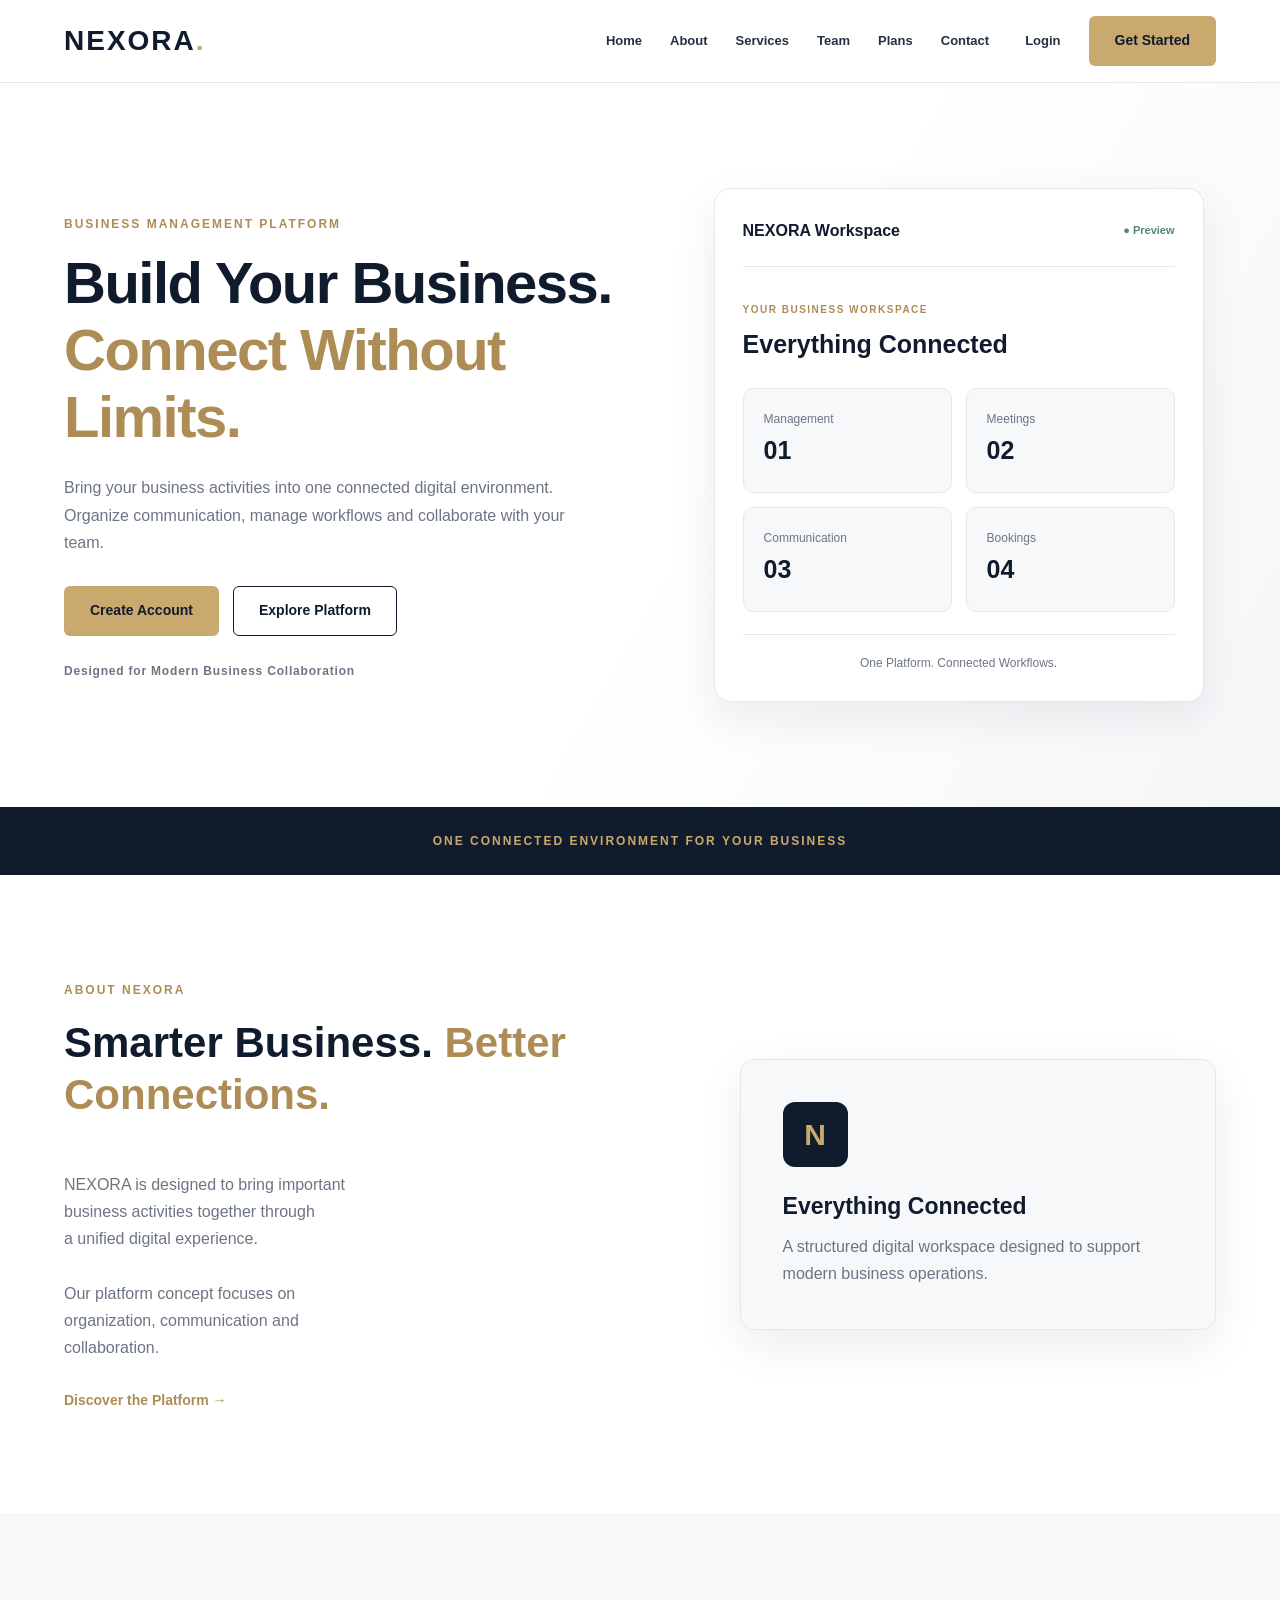
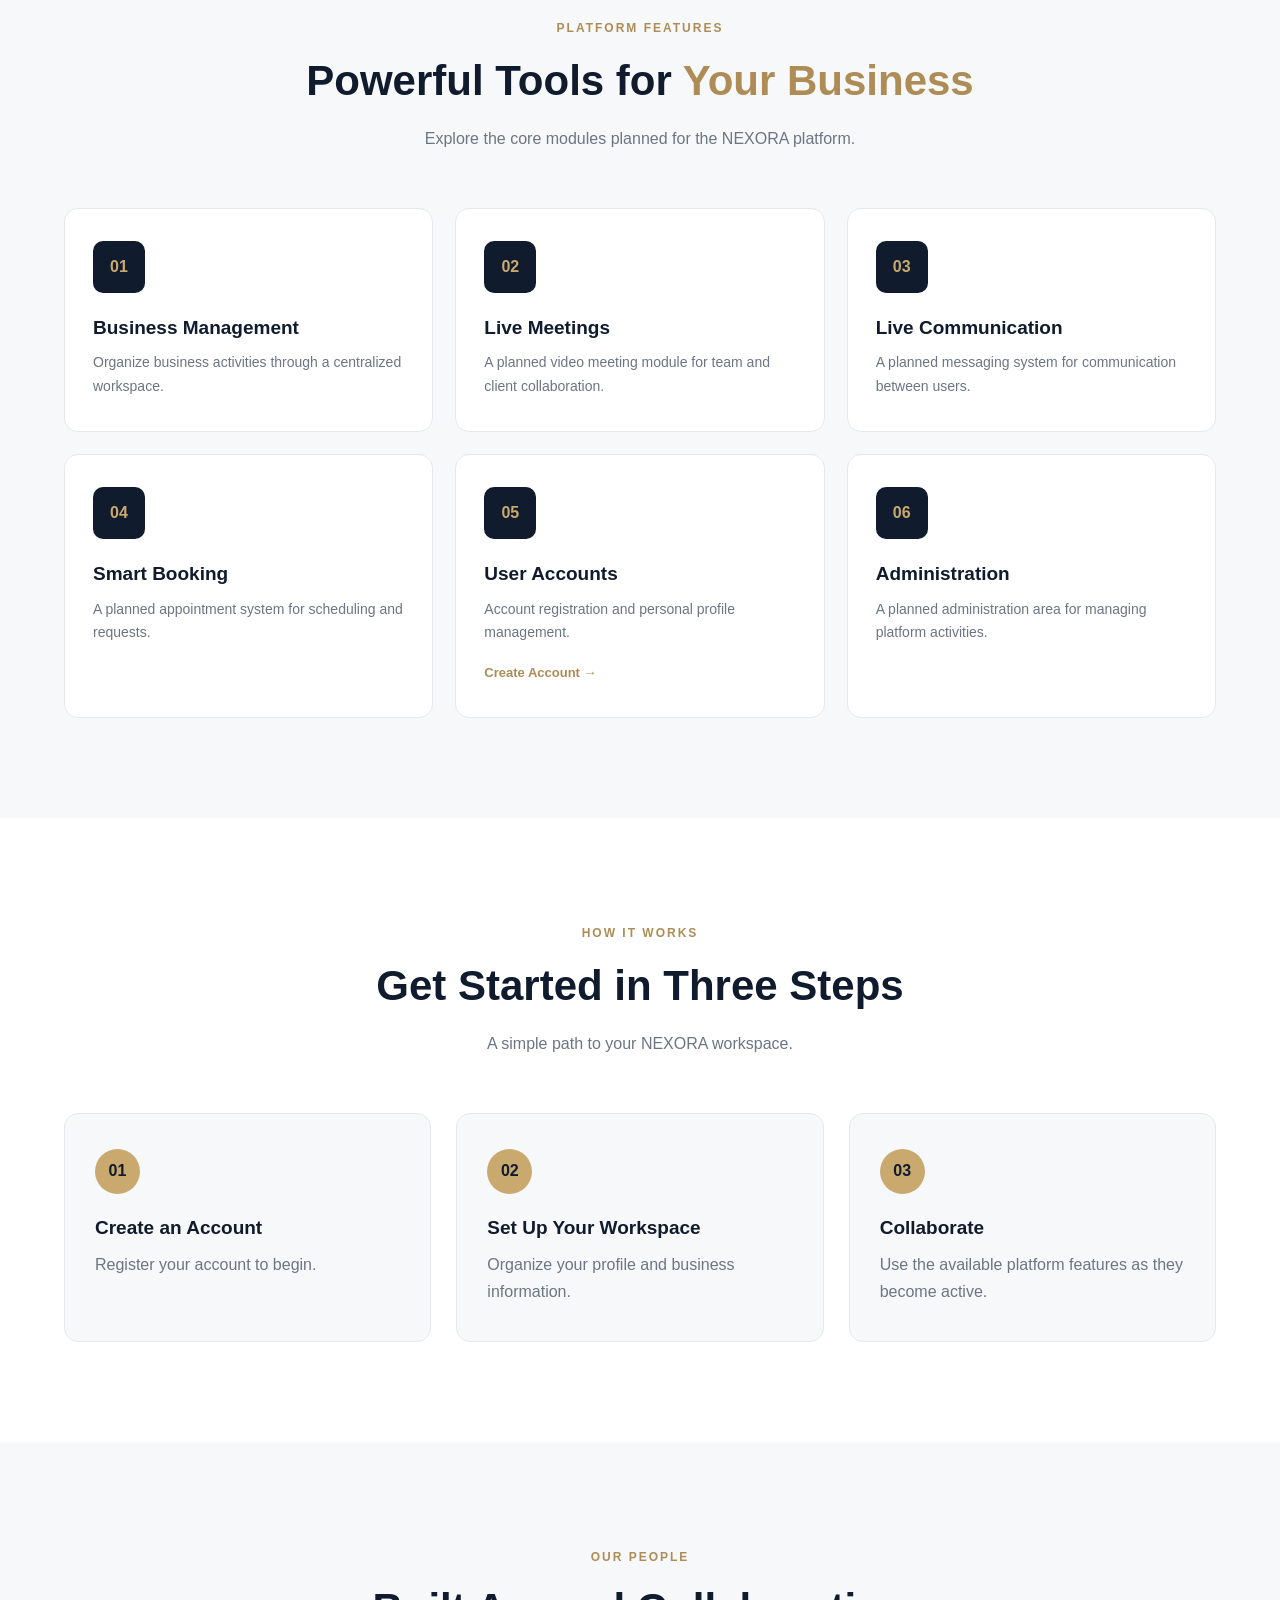
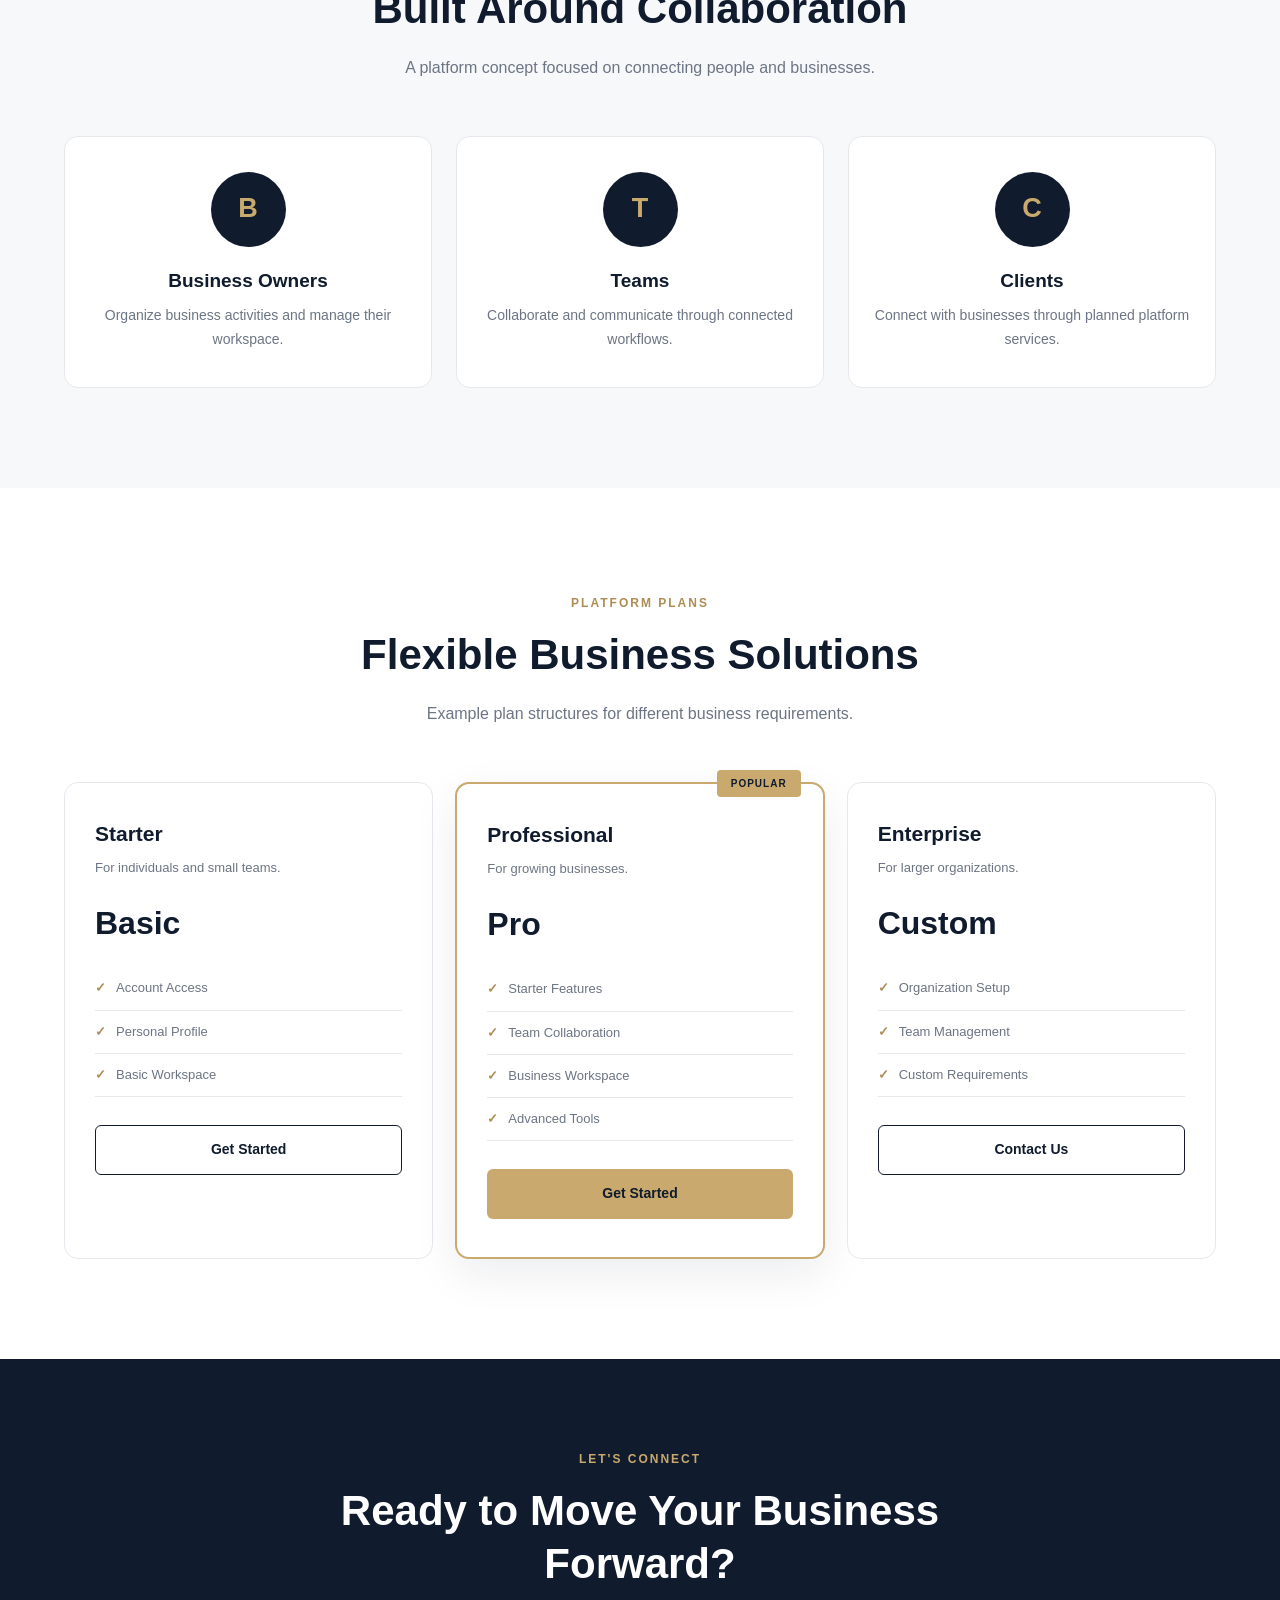
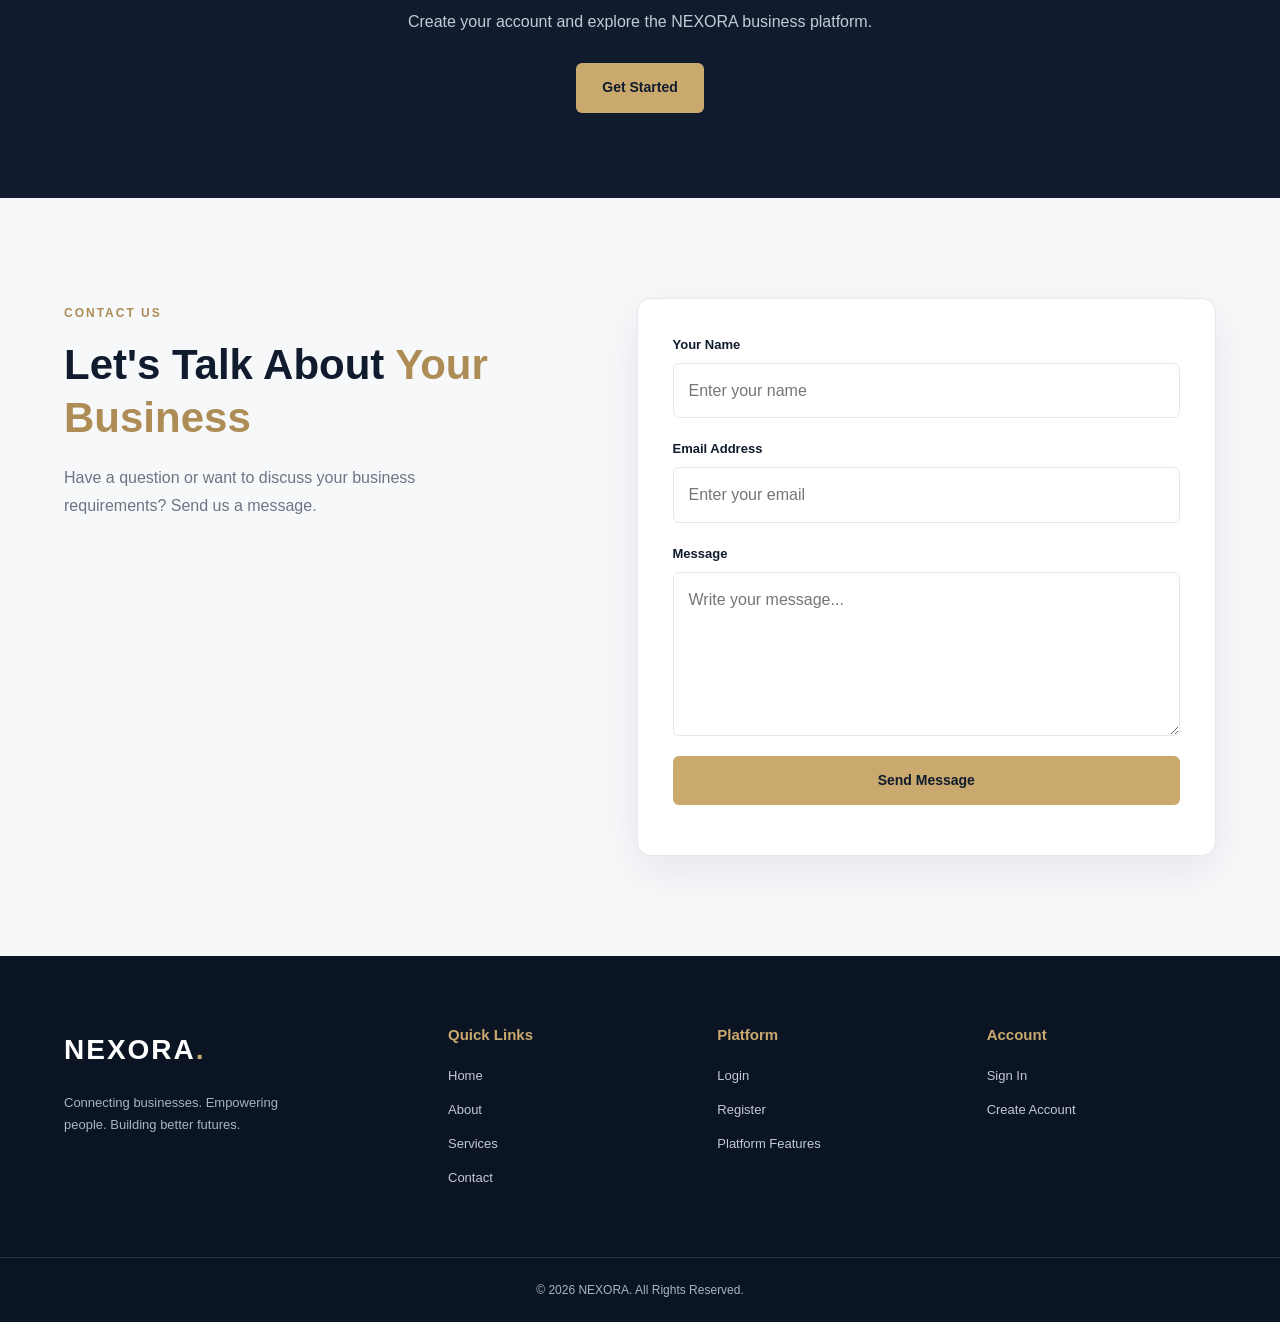
<file: index.html>
<!DOCTYPE html>
<html lang="en">
<head>
  <meta charset="UTF-8">
  <meta name="viewport" content="width=device-width, initial-scale=1.0">

  <title>NEXORA | Business Management Platform</title>

  <meta name="description" content="NEXORA is a business platform concept designed to bring business management, communication, booking and collaboration together.">

  <meta name="keywords" content="NEXORA, Business Management, Business Platform, Online Meetings, Booking, Communication">

  <meta name="author" content="NEXORA">

  <meta name="robots" content="index, follow">

  <meta property="og:title" content="NEXORA | Business Management Platform">
  <meta property="og:description" content="A connected platform concept for modern business management and collaboration.">
  <meta property="og:type" content="website">

  <meta name="theme-color" content="#101b2d">

  <link rel="stylesheet" href="style.css">

  <script src="script.js" defer></script>
</head>

<body>

  <!-- HEADER -->

  <header class="header">
    <div class="container nav-wrapper">

      <a href="#home" class="logo" aria-label="NEXORA Home">
        NEXORA<span>.</span>
      </a>

      <button
        class="menu-toggle"
        id="menuToggle"
        type="button"
        aria-label="Open navigation menu"
        aria-controls="navigation"
        aria-expanded="false"
      >
        ☰
      </button>

      <nav
        class="navigation"
        id="navigation"
        aria-label="Main navigation"
      >
        <a href="#home">Home</a>
        <a href="#about">About</a>
        <a href="#services">Services</a>
        <a href="#team">Team</a>
        <a href="#pricing">Plans</a>
        <a href="#contact">Contact</a>

        <a href="login.html" class="nav-login">
          Login
        </a>

        <a href="register.html" class="btn btn-gold">
          Get Started
        </a>
      </nav>

    </div>
  </header>


  <!-- MAIN CONTENT -->

  <main>

    <!-- HERO SECTION -->

    <section class="hero" id="home">

      <div class="container hero-grid">

        <div class="hero-content">

          <span class="eyebrow">
            BUSINESS MANAGEMENT PLATFORM
          </span>

          <h1>
            Build Your Business.
            <span>Connect Without Limits.</span>
          </h1>

          <p>
            Bring your business activities into one
            connected digital environment. Organize
            communication, manage workflows and
            collaborate with your team.
          </p>

          <div class="hero-actions">

            <a href="register.html" class="btn btn-gold">
              Create Account
            </a>

            <a href="#services" class="btn btn-outline">
              Explore Platform
            </a>

          </div>

          <div class="hero-note">
            Designed for Modern Business Collaboration
          </div>

        </div>


        <!-- DASHBOARD DESIGN PREVIEW -->

        <div class="hero-visual">

          <div class="dashboard-preview">

            <div class="preview-header">
              <strong>NEXORA Workspace</strong>
              <span class="online-dot">● Preview</span>
            </div>

            <div class="preview-welcome">
              <small>YOUR BUSINESS WORKSPACE</small>
              <h2>Everything Connected</h2>
            </div>

            <div class="preview-stats">

              <div class="stat-card">
                <span>Management</span>
                <strong>01</strong>
              </div>

              <div class="stat-card">
                <span>Meetings</span>
                <strong>02</strong>
              </div>

              <div class="stat-card">
                <span>Communication</span>
                <strong>03</strong>
              </div>

              <div class="stat-card">
                <span>Bookings</span>
                <strong>04</strong>
              </div>

            </div>

            <div class="preview-footer">
              One Platform. Connected Workflows.
            </div>

          </div>

        </div>

      </div>

    </section>


    <!-- TRUST SECTION -->

    <section class="trust-section">

      <div class="container">

        <p>
          ONE CONNECTED ENVIRONMENT FOR YOUR BUSINESS
        </p>

      </div>

    </section>


    <!-- ABOUT SECTION -->

    <section class="section about-section" id="about">

      <div class="container about-grid">

        <div class="section-heading">

          <span class="eyebrow">
            ABOUT NEXORA
          </span>

          <h2>
            Smarter Business.
            <span>Better Connections.</span>
          </h2>

          <p>
            NEXORA is designed to bring important
            business activities together through
            a unified digital experience.

            Our platform concept focuses on
            organization, communication and
            collaboration.
          </p>

          <a href="#services" class="text-link">
            Discover the Platform →
          </a>

        </div>


        <div class="about-card">

          <div class="about-icon">
            N
          </div>

          <h3>
            Everything Connected
          </h3>

          <p>
            A structured digital workspace
            designed to support modern
            business operations.
          </p>

        </div>

      </div>

    </section>


    <!-- SERVICES SECTION -->

    <section
      class="section services-section"
      id="services"
    >

      <div class="container">

        <div class="center-heading">

          <span class="eyebrow">
            PLATFORM FEATURES
          </span>

          <h2>
            Powerful Tools for
            <span>Your Business</span>
          </h2>

          <p>
            Explore the core modules planned
            for the NEXORA platform.
          </p>

        </div>


        <div class="services-grid">

          <article class="service-card">

            <div class="service-icon">
              01
            </div>

            <h3>
              Business Management
            </h3>

            <p>
              Organize business activities
              through a centralized workspace.
            </p>

          </article>


          <article class="service-card">

            <div class="service-icon">
              02
            </div>

            <h3>
              Live Meetings
            </h3>

            <p>
              A planned video meeting module
              for team and client collaboration.
            </p>

          </article>


          <article class="service-card">

            <div class="service-icon">
              03
            </div>

            <h3>
              Live Communication
            </h3>

            <p>
              A planned messaging system
              for communication between users.
            </p>

          </article>


          <article class="service-card">

            <div class="service-icon">
              04
            </div>

            <h3>
              Smart Booking
            </h3>

            <p>
              A planned appointment system
              for scheduling and requests.
            </p>

          </article>


          <article class="service-card">

            <div class="service-icon">
              05
            </div>

            <h3>
              User Accounts
            </h3>

            <p>
              Account registration and
              personal profile management.
            </p>

            <a href="register.html">
              Create Account →
            </a>

          </article>


          <article class="service-card">

            <div class="service-icon">
              06
            </div>

            <h3>
              Administration
            </h3>

            <p>
              A planned administration area
              for managing platform activities.
            </p>

          </article>

        </div>

      </div>

    </section>


    <!-- HOW IT WORKS -->

    <section class="section how-section">

      <div class="container">

        <div class="center-heading">

          <span class="eyebrow">
            HOW IT WORKS
          </span>

          <h2>
            Get Started in Three Steps
          </h2>

          <p>
            A simple path to your NEXORA workspace.
          </p>

        </div>


        <div class="steps-grid">

          <div class="step-card">

            <span>01</span>

            <h3>
              Create an Account
            </h3>

            <p>
              Register your account to begin.
            </p>

          </div>


          <div class="step-card">

            <span>02</span>

            <h3>
              Set Up Your Workspace
            </h3>

            <p>
              Organize your profile and
              business information.
            </p>

          </div>


          <div class="step-card">

            <span>03</span>

            <h3>
              Collaborate
            </h3>

            <p>
              Use the available platform
              features as they become active.
            </p>

          </div>

        </div>

      </div>

    </section>


    <!-- TEAM SECTION -->

    <section class="section team-section" id="team">

      <div class="container">

        <div class="center-heading">

          <span class="eyebrow">
            OUR PEOPLE
          </span>

          <h2>
            Built Around Collaboration
          </h2>

          <p>
            A platform concept focused on
            connecting people and businesses.
          </p>

        </div>


        <div class="team-grid">

          <article class="team-card">

            <div class="team-avatar">
              B
            </div>

            <h3>
              Business Owners
            </h3>

            <p>
              Organize business activities
              and manage their workspace.
            </p>

          </article>


          <article class="team-card">

            <div class="team-avatar">
              T
            </div>

            <h3>
              Teams
            </h3>

            <p>
              Collaborate and communicate
              through connected workflows.
            </p>

          </article>


          <article class="team-card">

            <div class="team-avatar">
              C
            </div>

            <h3>
              Clients
            </h3>

            <p>
              Connect with businesses
              through planned platform services.
            </p>

          </article>

        </div>

      </div>

    </section>


    <!-- PRICING SECTION -->

    <section
      class="section pricing-section"
      id="pricing"
    >

      <div class="container">

        <div class="center-heading">

          <span class="eyebrow">
            PLATFORM PLANS
          </span>

          <h2>
            Flexible Business Solutions
          </h2>

          <p>
            Example plan structures for
            different business requirements.
          </p>

        </div>


        <div class="pricing-grid">


          <article class="price-card">

            <h3>
              Starter
            </h3>

            <p>
              For individuals and small teams.
            </p>

            <h2>
              Basic
            </h2>

            <ul>
              <li>Account Access</li>
              <li>Personal Profile</li>
              <li>Basic Workspace</li>
            </ul>

            <a
              href="register.html"
              class="btn btn-outline"
            >
              Get Started
            </a>

          </article>


          <article class="price-card featured">

            <span class="popular-label">
              POPULAR
            </span>

            <h3>
              Professional
            </h3>

            <p>
              For growing businesses.
            </p>

            <h2>
              Pro
            </h2>

            <ul>
              <li>Starter Features</li>
              <li>Team Collaboration</li>
              <li>Business Workspace</li>
              <li>Advanced Tools</li>
            </ul>

            <a
              href="register.html"
              class="btn btn-gold"
            >
              Get Started
            </a>

          </article>


          <article class="price-card">

            <h3>
              Enterprise
            </h3>

            <p>
              For larger organizations.
            </p>

            <h2>
              Custom
            </h2>

            <ul>
              <li>Organization Setup</li>
              <li>Team Management</li>
              <li>Custom Requirements</li>
            </ul>

            <a
              href="#contact"
              class="btn btn-outline"
            >
              Contact Us
            </a>

          </article>


        </div>

      </div>

    </section>


    <!-- CALL TO ACTION -->

    <section class="booking-cta">

      <div class="container cta-content">

        <span class="eyebrow">
          LET'S CONNECT
        </span>

        <h2>
          Ready to Move Your Business Forward?
        </h2>

        <p>
          Create your account and explore
          the NEXORA business platform.
        </p>

        <a
          href="register.html"
          class="btn btn-gold"
        >
          Get Started
        </a>

      </div>

    </section>


    <!-- CONTACT SECTION -->

    <section
      class="section contact-section"
      id="contact"
    >

      <div class="container contact-grid">


        <div>

          <span class="eyebrow">
            CONTACT US
          </span>

          <h2>
            Let's Talk About
            <span>Your Business</span>
          </h2>

          <p>
            Have a question or want to discuss
            your business requirements?
            Send us a message.
          </p>

        </div>


        <form
          class="contact-form"
          id="contactForm"
        >

          <label for="contactName">
            Your Name
          </label>

          <input
            type="text"
            id="contactName"
            name="name"
            placeholder="Enter your name"
            autocomplete="name"
            maxlength="80"
            required
          >


          <label for="contactEmail">
            Email Address
          </label>

          <input
            type="email"
            id="contactEmail"
            name="email"
            placeholder="Enter your email"
            autocomplete="email"
            required
          >


          <label for="contactMessage">
            Message
          </label>

          <textarea
            id="contactMessage"
            name="message"
            rows="5"
            maxlength="3000"
            placeholder="Write your message..."
            required
          ></textarea>


          <button
            type="submit"
            class="btn btn-gold"
          >
            Send Message
          </button>


          <p
            id="contactStatus"
            aria-live="polite"
          ></p>

        </form>

      </div>

    </section>

  </main>


  <!-- FOOTER -->

  <footer class="footer">

    <div class="container footer-grid">


      <div>

        <a
          href="#home"
          class="logo footer-logo"
        >
          NEXORA<span>.</span>
        </a>

        <p>
          Connecting businesses.
          Empowering people.
          Building better futures.
        </p>

      </div>


      <div>

        <h3>
          Quick Links
        </h3>

        <a href="#home">Home</a>
        <a href="#about">About</a>
        <a href="#services">Services</a>
        <a href="#contact">Contact</a>

      </div>


      <div>

        <h3>
          Platform
        </h3>

        <a href="login.html">Login</a>
        <a href="register.html">Register</a>
        <a href="#services">Platform Features</a>

      </div>


      <div>

        <h3>
          Account
        </h3>

        <a href="login.html">Sign In</a>
        <a href="register.html">Create Account</a>

      </div>


    </div>


    <div class="footer-bottom">

      <p>
        © <span id="currentYear">2026</span>
        NEXORA. All Rights Reserved.
      </p>

    </div>

  </footer>

</body>
</html>
</file>
<file: style.css>
/* =====================================================
   NEXORA PREMIUM
   White | Navy | Champagne Gold
   Responsive Business Management Platform
===================================================== */


/* 01. ROOT VARIABLES */

:root {
  --white: #ffffff;
  --background: #f7f8fa;
  --navy: #101b2d;
  --navy-light: #1b2b43;
  --gold: #c9a96e;
  --gold-dark: #ad8d55;
  --text: #253044;
  --muted: #6c7584;
  --border: #e5e8ed;

  --shadow:
    0 15px 45px rgba(16, 27, 45, 0.08);

  --radius: 14px;
  --transition: 0.3s ease;
}


/* 02. RESET */

* {
  margin: 0;
  padding: 0;
  box-sizing: border-box;
}

html {
  scroll-behavior: smooth;
  scroll-padding-top: 90px;
}

body {
  font-family: Arial, Helvetica, sans-serif;
  background: var(--white);
  color: var(--text);
  line-height: 1.7;
  overflow-x: hidden;
}

img {
  max-width: 100%;
  display: block;
}

a {
  text-decoration: none;
  color: inherit;
}

button,
input,
textarea {
  font: inherit;
}

button {
  cursor: pointer;
}

ul {
  list-style: none;
}

::selection {
  background: var(--gold);
  color: var(--navy);
}


/* 03. GLOBAL CONTAINER */

.container {
  width: min(1160px, 90%);
  margin: 0 auto;
}

.section {
  padding: 100px 0;
}

.eyebrow {
  display: inline-block;
  color: var(--gold-dark);
  font-size: 12px;
  font-weight: 800;
  letter-spacing: 2px;
  margin-bottom: 16px;
  text-transform: uppercase;
}

h1,
h2,
h3 {
  line-height: 1.25;
  color: var(--navy);
}

h2 {
  font-size: clamp(28px, 4vw, 42px);
  font-weight: 800;
}

h2 span,
h1 span {
  color: var(--gold-dark);
}

p {
  color: var(--muted);
}


/* 04. BUTTONS */

.btn {
  display: inline-flex;
  justify-content: center;
  align-items: center;
  gap: 8px;
  min-height: 48px;
  padding: 12px 25px;
  border: 1px solid transparent;
  border-radius: 6px;
  font-size: 14px;
  font-weight: 700;
  transition: var(--transition);
}

.btn-gold {
  background: var(--gold);
  color: var(--navy);
}

.btn-gold:hover {
  background: var(--gold-dark);
  color: var(--white);
  transform: translateY(-3px);
}

.btn-outline {
  background: transparent;
  color: var(--navy);
  border-color: var(--navy);
}

.btn-outline:hover {
  background: var(--navy);
  color: var(--white);
  transform: translateY(-3px);
}


/* 05. HEADER */

.header {
  position: sticky;
  top: 0;
  z-index: 1000;
  width: 100%;
  background: rgba(255, 255, 255, 0.97);
  border-bottom: 1px solid var(--border);
  backdrop-filter: blur(12px);
}

.nav-wrapper {
  min-height: 82px;
  display: flex;
  justify-content: space-between;
  align-items: center;
}

.logo {
  font-size: 28px;
  font-weight: 900;
  letter-spacing: 2px;
  color: var(--navy);
}

.logo span {
  color: var(--gold);
}

.navigation {
  display: flex;
  align-items: center;
  gap: 28px;
}

.navigation > a:not(.btn) {
  color: var(--text);
  font-size: 13px;
  font-weight: 700;
  transition: var(--transition);
}

.navigation > a:not(.btn):hover {
  color: var(--gold-dark);
}

.navigation .nav-login {
  margin-left: 8px;
}

.menu-toggle {
  display: none;
  border: 0;
  background: transparent;
  color: var(--navy);
  font-size: 27px;
  padding: 5px 10px;
}


/* 06. HERO SECTION */

.hero {
  padding: 105px 0;
  background:
    linear-gradient(
      120deg,
      #ffffff 55%,
      #f5f6f8 100%
    );
  overflow: hidden;
}

.hero-grid {
  display: grid;
  grid-template-columns: 1fr 0.9fr;
  align-items: center;
  gap: 65px;
}

.hero-content h1 {
  max-width: 650px;
  font-size: clamp(38px, 5vw, 58px);
  font-weight: 900;
  letter-spacing: -1.5px;
  line-height: 1.15;
  margin-bottom: 24px;
}

.hero-content > p {
  max-width: 540px;
  font-size: 16px;
  margin-bottom: 30px;
}

.hero-actions {
  display: flex;
  align-items: center;
  flex-wrap: wrap;
  gap: 14px;
}

.hero-note {
  margin-top: 25px;
  font-size: 12px;
  font-weight: 700;
  letter-spacing: 0.8px;
  color: var(--muted);
}


/* 07. DASHBOARD PREVIEW */

.hero-visual {
  display: flex;
  justify-content: center;
  align-items: center;
}

.dashboard-preview {
  width: 100%;
  max-width: 490px;
  padding: 28px;
  border: 1px solid var(--border);
  border-radius: 16px;
  background: var(--white);
  box-shadow: var(--shadow);
  position: relative;
}

.preview-header {
  display: flex;
  justify-content: space-between;
  align-items: center;
  padding-bottom: 22px;
  border-bottom: 1px solid var(--border);
}

.preview-header strong {
  font-size: 16px;
  color: var(--navy);
}

.online-dot {
  color: #53896c;
  font-size: 11px;
  font-weight: 700;
}

.preview-welcome {
  padding: 27px 0;
}

.preview-welcome small {
  color: var(--gold-dark);
  font-size: 10px;
  font-weight: 800;
  letter-spacing: 1.5px;
}

.preview-welcome h2 {
  margin-top: 8px;
  font-size: 25px;
}

.preview-stats {
  display: grid;
  grid-template-columns: repeat(2, 1fr);
  gap: 14px;
}

.stat-card {
  padding: 20px;
  min-height: 105px;
  background: var(--background);
  border: 1px solid var(--border);
  border-radius: 10px;
  display: flex;
  flex-direction: column;
  justify-content: space-between;
}

.stat-card span {
  color: var(--muted);
  font-size: 12px;
}

.stat-card strong {
  font-size: 25px;
  color: var(--navy);
}

.preview-footer {
  margin-top: 22px;
  padding-top: 18px;
  border-top: 1px solid var(--border);
  color: var(--muted);
  font-size: 12px;
  text-align: center;
}


/* 08. TRUST SECTION */

.trust-section {
  padding: 24px 0;
  background: var(--navy);
  text-align: center;
}

.trust-section p {
  color: var(--gold);
  font-size: 12px;
  font-weight: 800;
  letter-spacing: 2px;
}


/* 09. ABOUT SECTION */

.about-section {
  background: var(--white);
}

.about-grid {
  display: grid;
  grid-template-columns: 1fr 0.8fr;
  align-items: center;
  gap: 80px;
}

.section-heading h2 {
  margin-bottom: 22px;
}

.section-heading > p {
  max-width: 540px;
  margin-bottom: 25px;
  white-space: pre-line;
}

.text-link {
  display: inline-block;
  color: var(--gold-dark);
  font-size: 14px;
  font-weight: 800;
  transition: var(--transition);
}

.text-link:hover {
  color: var(--navy);
  transform: translateX(5px);
}

.about-card {
  padding: 42px;
  border: 1px solid var(--border);
  border-radius: var(--radius);
  background: var(--background);
  box-shadow: var(--shadow);
}

.about-icon {
  width: 65px;
  height: 65px;
  display: flex;
  align-items: center;
  justify-content: center;
  margin-bottom: 25px;
  background: var(--navy);
  color: var(--gold);
  border-radius: 12px;
  font-size: 30px;
  font-weight: 900;
}

.about-card h3 {
  font-size: 23px;
  margin-bottom: 12px;
}


/* 10. CENTER HEADINGS */

.center-heading {
  max-width: 680px;
  margin: 0 auto 55px;
  text-align: center;
}

.center-heading h2 {
  margin-bottom: 18px;
}

.center-heading p {
  max-width: 550px;
  margin: 0 auto;
}


/* 11. SERVICES SECTION */

.services-section {
  background: var(--background);
}

.services-grid {
  display: grid;
  grid-template-columns: repeat(3, 1fr);
  gap: 22px;
}

.service-card {
  padding: 32px 28px;
  background: var(--white);
  border: 1px solid var(--border);
  border-radius: var(--radius);
  transition: var(--transition);
}

.service-card:hover {
  transform: translateY(-7px);
  border-color: var(--gold);
  box-shadow: var(--shadow);
}

.service-icon {
  width: 52px;
  height: 52px;
  display: flex;
  justify-content: center;
  align-items: center;
  margin-bottom: 23px;
  border-radius: 10px;
  background: var(--navy);
  color: var(--gold);
  font-weight: 900;
  font-size: 16px;
}

.service-card h3 {
  font-size: 19px;
  margin-bottom: 12px;
}

.service-card p {
  font-size: 14px;
}

.service-card > a {
  display: inline-block;
  margin-top: 17px;
  color: var(--gold-dark);
  font-size: 13px;
  font-weight: 800;
}


/* 12. HOW IT WORKS */

.how-section {
  background: var(--white);
}

.steps-grid {
  display: grid;
  grid-template-columns: repeat(3, 1fr);
  gap: 25px;
}

.step-card {
  padding: 35px 30px;
  border: 1px solid var(--border);
  border-radius: var(--radius);
  background: var(--background);
  transition: var(--transition);
}

.step-card:hover {
  border-color: var(--gold);
  transform: translateY(-5px);
}

.step-card > span {
  display: inline-flex;
  align-items: center;
  justify-content: center;
  width: 45px;
  height: 45px;
  margin-bottom: 22px;
  background: var(--gold);
  color: var(--navy);
  border-radius: 50%;
  font-weight: 900;
}

.step-card h3 {
  margin-bottom: 12px;
  font-size: 19px;
}


/* 13. TEAM SECTION */

.team-section {
  background: var(--background);
}

.team-grid {
  display: grid;
  grid-template-columns: repeat(3, 1fr);
  gap: 24px;
}

.team-card {
  padding: 35px 25px;
  text-align: center;
  background: var(--white);
  border: 1px solid var(--border);
  border-radius: var(--radius);
  transition: var(--transition);
}

.team-card:hover {
  transform: translateY(-6px);
  box-shadow: var(--shadow);
}

.team-avatar {
  width: 75px;
  height: 75px;
  display: flex;
  justify-content: center;
  align-items: center;
  margin: 0 auto 22px;
  background: var(--navy);
  color: var(--gold);
  border-radius: 50%;
  font-size: 27px;
  font-weight: 900;
}

.team-card h3 {
  margin-bottom: 12px;
  font-size: 19px;
}

.team-card p {
  font-size: 14px;
}


/* 14. PRICING SECTION */

.pricing-section {
  background: var(--white);
}

.pricing-grid {
  display: grid;
  grid-template-columns: repeat(3, 1fr);
  align-items: stretch;
  gap: 22px;
}

.price-card {
  position: relative;
  padding: 38px 30px;
  border: 1px solid var(--border);
  border-radius: var(--radius);
  background: var(--white);
  transition: var(--transition);
}

.price-card:hover {
  transform: translateY(-6px);
  box-shadow: var(--shadow);
}

.price-card h3 {
  font-size: 21px;
  margin-bottom: 10px;
}

.price-card > p {
  font-size: 13px;
  margin-bottom: 24px;
}

.price-card h2 {
  font-size: 32px;
  margin-bottom: 24px;
}

.price-card ul {
  margin-bottom: 28px;
}

.price-card li {
  padding: 10px 0;
  border-bottom: 1px solid var(--border);
  color: var(--muted);
  font-size: 13px;
}

.price-card li::before {
  content: "✓";
  color: var(--gold-dark);
  font-weight: 900;
  margin-right: 10px;
}

.price-card .btn {
  width: 100%;
}

.price-card.featured {
  border: 2px solid var(--gold);
  box-shadow: var(--shadow);
}

.popular-label {
  position: absolute;
  top: -14px;
  right: 22px;
  padding: 5px 14px;
  background: var(--gold);
  color: var(--navy);
  font-size: 10px;
  font-weight: 900;
  letter-spacing: 1px;
  border-radius: 4px;
}


/* 15. CALL TO ACTION */

.booking-cta {
  padding: 85px 0;
  background: var(--navy);
  text-align: center;
}

.cta-content {
  max-width: 750px;
}

.booking-cta .eyebrow {
  color: var(--gold);
}

.booking-cta h2 {
  color: var(--white);
  margin-bottom: 18px;
}

.booking-cta p {
  color: #c4cbd5;
  margin-bottom: 28px;
}


/* 16. CONTACT SECTION */

.contact-section {
  background: var(--background);
}

.contact-grid {
  display: grid;
  grid-template-columns: 0.85fr 1fr;
  gap: 80px;
  align-items: start;
}

.contact-grid > div h2 {
  margin-bottom: 20px;
}

.contact-grid > div p {
  max-width: 430px;
}

.contact-form {
  display: flex;
  flex-direction: column;
  padding: 35px;
  background: var(--white);
  border: 1px solid var(--border);
  border-radius: var(--radius);
  box-shadow: var(--shadow);
}

.contact-form label {
  margin-bottom: 7px;
  color: var(--navy);
  font-size: 13px;
  font-weight: 700;
}

.contact-form input,
.contact-form textarea {
  width: 100%;
  padding: 13px 15px;
  margin-bottom: 20px;
  color: var(--text);
  background: var(--white);
  border: 1px solid var(--border);
  border-radius: 6px;
  outline: none;
  transition: var(--transition);
}

.contact-form input:focus,
.contact-form textarea:focus {
  border-color: var(--gold);
  box-shadow: 0 0 0 3px rgba(201, 169, 110, 0.12);
}

.contact-form textarea {
  resize: vertical;
  min-height: 130px;
}

.contact-form button {
  width: 100%;
}

#contactStatus {
  margin-top: 15px;
  font-size: 13px;
}


/* 17. FOOTER */

.footer {
  padding: 70px 0 0;
  background: #0b1423;
}

.footer-grid {
  display: grid;
  grid-template-columns: 1.5fr 1fr 1fr 1fr;
  gap: 40px;
  padding-bottom: 55px;
}

.footer-logo {
  display: inline-block;
  margin-bottom: 18px;
  color: var(--white);
}

.footer-grid p {
  max-width: 260px;
  color: #aab3c1;
  font-size: 13px;
}

.footer-grid h3 {
  color: var(--gold);
  font-size: 15px;
  margin-bottom: 20px;
}

.footer-grid > div:not(:first-child) a {
  display: block;
  width: fit-content;
  margin-bottom: 12px;
  color: #c2c9d3;
  font-size: 13px;
  transition: var(--transition);
}

.footer-grid a:hover {
  color: var(--gold);
}

.footer-bottom {
  padding: 22px 0;
  border-top: 1px solid rgba(255, 255, 255, 0.12);
  text-align: center;
}

.footer-bottom p {
  color: #aab3c1;
  font-size: 12px;
}


/* 18. FOCUS ACCESSIBILITY */

a:focus-visible,
button:focus-visible,
input:focus-visible,
textarea:focus-visible {
  outline: 3px solid var(--gold);
  outline-offset: 3px;
}


/* 19. TABLET RESPONSIVE */

@media (max-width: 1000px) {

  .navigation {
    gap: 16px;
  }

  .hero-grid {
    gap: 35px;
  }

  .about-grid {
    gap: 40px;
  }

  .contact-grid {
    gap: 40px;
  }

  .services-grid {
    grid-template-columns: repeat(2, 1fr);
  }

  .footer-grid {
    grid-template-columns: repeat(2, 1fr);
  }

}


/* 20. MOBILE NAVIGATION */

@media (max-width: 760px) {

  .section {
    padding: 75px 0;
  }

  .nav-wrapper {
    min-height: 72px;
  }

  .menu-toggle {
    display: block;
  }

  .navigation {
    position: absolute;
    top: 72px;
    left: 0;
    right: 0;
    display: none;
    flex-direction: column;
    align-items: stretch;
    gap: 0;
    padding: 12px 5% 22px;
    background: var(--white);
    border-bottom: 1px solid var(--border);
    box-shadow: 0 15px 25px rgba(16, 27, 45, 0.08);
  }

  .navigation.active {
    display: flex;
  }

  .navigation > a:not(.btn) {
    padding: 12px 5px;
  }

  .navigation .nav-login {
    margin-left: 0;
  }

  .navigation .btn {
    margin-top: 10px;
  }

  .hero {
    padding: 75px 0;
  }

  .hero-grid {
    grid-template-columns: 1fr;
    gap: 50px;
  }

  .hero-content {
    text-align: center;
  }

  .hero-content > p {
    margin-left: auto;
    margin-right: auto;
  }

  .hero-actions {
    justify-content: center;
  }

  .hero-note {
    margin-top: 20px;
  }

  .hero-visual {
    width: 100%;
  }

  .about-grid {
    grid-template-columns: 1fr;
    gap: 35px;
  }

  .steps-grid,
  .team-grid,
  .pricing-grid {
    grid-template-columns: 1fr;
  }

  .contact-grid {
    grid-template-columns: 1fr;
    gap: 35px;
  }

  .center-heading {
    margin-bottom: 40px;
  }

}


/* 21. SMALL MOBILE */

@media (max-width: 420px) {

  .container {
    width: 92%;
  }

  .section {
    padding: 60px 0;
  }

  .logo {
    font-size: 24px;
  }

  .hero-content h1 {
    font-size: 36px;
  }

  .hero-content > p {
    font-size: 14px;
  }

  .hero-actions {
    flex-direction: column;
    align-items: stretch;
  }

  .hero-actions .btn {
    width: 100%;
  }

  .dashboard-preview {
    padding: 20px;
  }

  .preview-welcome h2 {
    font-size: 21px;
  }

  .stat-card {
    padding: 14px;
    min-height: 95px;
  }

  .stat-card span {
    font-size: 11px;
  }

  .about-card {
    padding: 28px;
  }

  .services-grid {
    grid-template-columns: 1fr;
  }

  .contact-form {
    padding: 23px;
  }

  .footer-grid {
    grid-template-columns: 1fr;
    gap: 30px;
  }

  .booking-cta {
    padding: 65px 0;
  }

}


/* 22. REDUCED MOTION */

@media (prefers-reduced-motion: reduce) {

  *,
  *::before,
  *::after {
    scroll-behavior: auto !important;
    animation-duration: 0.01ms !important;
    transition-duration: 0.01ms !important;
  }

}
</file>
